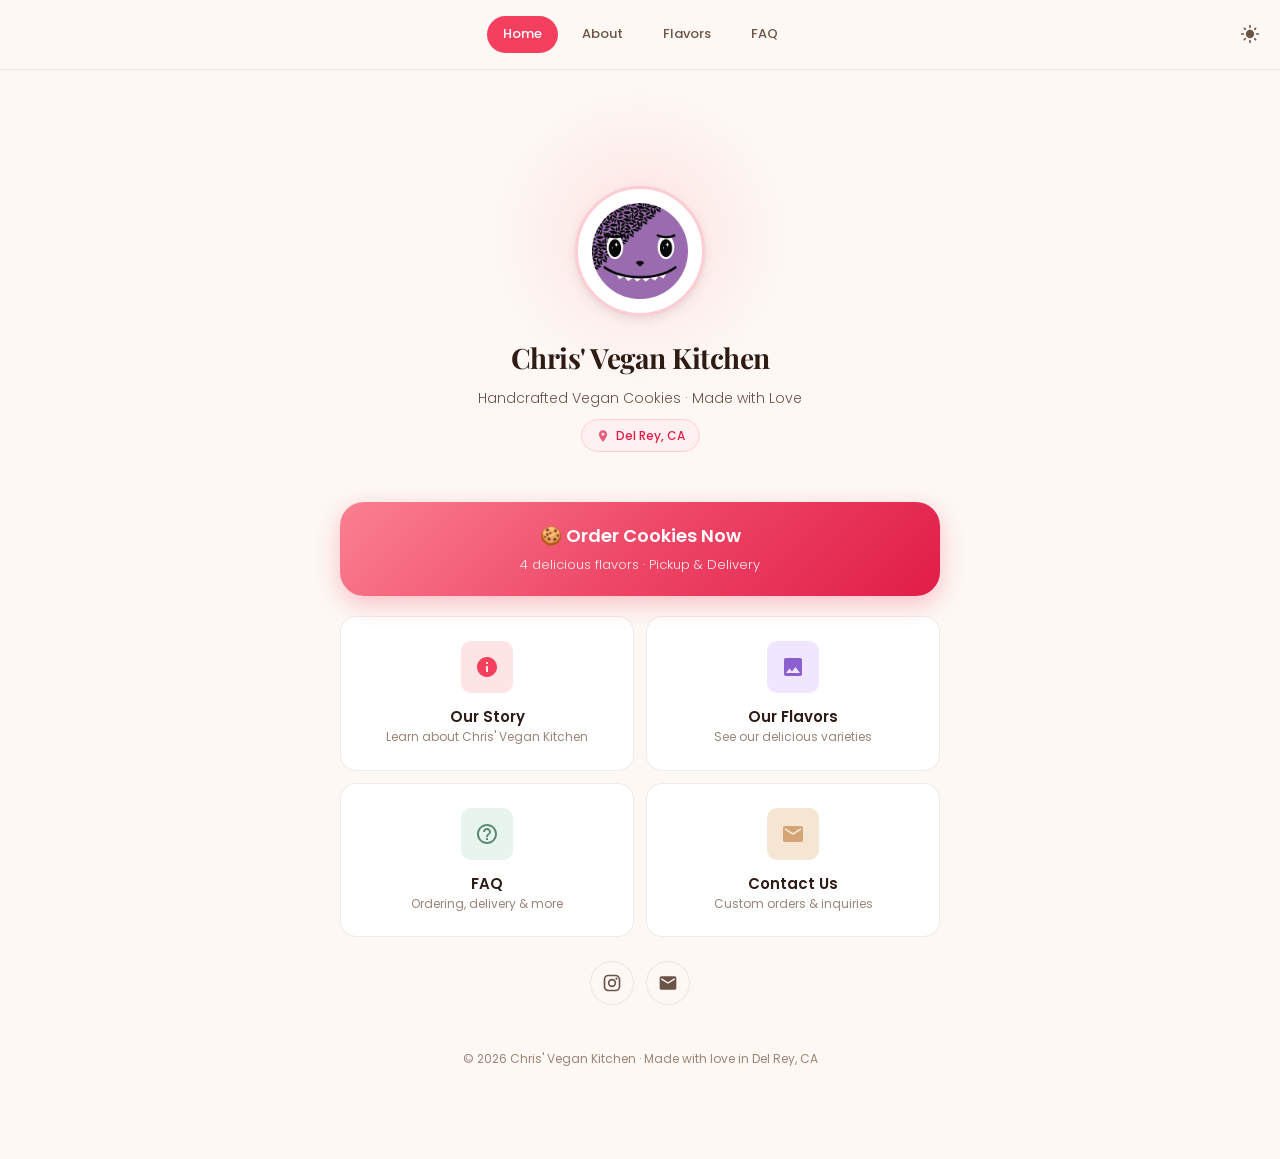
<file: index.html>
<!DOCTYPE html>
<html lang="en">
<head>
    <meta charset="UTF-8">
    <meta name="viewport" content="width=device-width, initial-scale=1.0">
    <link rel="icon" type="image/x-icon" href="images/UBSCookie.ico">
    <meta name="description" content="Chris' Vegan Kitchen - Handcrafted vegan cookies made with love in Del Rey. Order online for pickup or delivery.">
    <title>Chris' Vegan Kitchen | Handcrafted Vegan Cookies</title>
    <link rel="preconnect" href="https://fonts.googleapis.com">
    <link rel="preconnect" href="https://fonts.gstatic.com" crossorigin>
    <link href="https://fonts.googleapis.com/css2?family=Poppins:wght@300;400;500;600;700&family=Playfair+Display:wght@600;700&display=swap" rel="stylesheet">
    <link rel="stylesheet" href="css/styles.css">
</head>
<body>
    <!-- Sticky Navigation (moved outside container so it sticks to viewport) -->
    <nav class="sticky-nav">
        <a href="index.html" class="active">Home</a>
        <a href="about.html">About</a>
        <a href="flavors.html">Flavors</a>
        <a href="faq.html">FAQ</a>
        <button class="dark-toggle" aria-label="Toggle dark mode" aria-pressed="false">
            <svg class="icon-sun" viewBox="0 0 24 24" fill="currentColor">
                <path d="M12 7c-2.76 0-5 2.24-5 5s2.24 5 5 5 5-2.24 5-5-2.24-5-5-5zM2 13h2c.55 0 1-.45 1-1s-.45-1-1-1H2c-.55 0-1 .45-1 1s.45 1 1 1zm18 0h2c.55 0 1-.45 1-1s-.45-1-1-1h-2c-.55 0-1 .45-1 1s.45 1 1 1zM11 2v2c0 .55.45 1 1 1s1-.45 1-1V2c0-.55-.45-1-1-1s-1 .45-1 1zm0 18v2c0 .55.45 1 1 1s1-.45 1-1v-2c0-.55-.45-1-1-1s-1 .45-1 1zM5.99 4.58a.996.996 0 0 0-1.41 0 .996.996 0 0 0 0 1.41l1.06 1.06c.39.39 1.03.39 1.41 0s.39-1.03 0-1.41L5.99 4.58zm12.37 12.37a.996.996 0 0 0-1.41 0 .996.996 0 0 0 0 1.41l1.06 1.06c.39.39 1.03.39 1.41 0a.996.996 0 0 0 0-1.41l-1.06-1.06zm1.06-10.96a.996.996 0 0 0 0-1.41.996.996 0 0 0-1.41 0l-1.06 1.06c-.39.39-.39 1.03 0 1.41s1.03.39 1.41 0l1.06-1.06zM7.05 18.36a.996.996 0 0 0 0-1.41.996.996 0 0 0-1.41 0l-1.06 1.06c-.39.39-.39 1.03 0 1.41s1.03.39 1.41 0l1.06-1.06z"/>
            </svg>
            <svg class="icon-moon" viewBox="0 0 24 24" fill="currentColor">
                <path d="M12 3c-4.97 0-9 4.03-9 9s4.03 9 9 9 9-4.03 9-9c0-.46-.04-.92-.1-1.36a5.389 5.389 0 0 1-4.4 2.26 5.403 5.403 0 0 1-3.14-9.8c-.44-.06-.9-.1-1.36-.1z"/>
            </svg>
        </button>
    </nav>

    <div class="container">

        <!-- Floating Order Button (mobile) -->
        <a href="https://www.jotform.com/form/252866274563164" target="_blank" class="floating-order-btn">
            🍪 Order Now
        </a>

        <!-- Header / Hero -->
        <header class="site-header">
            <div class="logo-circle">
                <img src="images/UBSCookie.png" alt="Chris' Vegan Kitchen Logo">
            </div>
            <h1>Chris' Vegan Kitchen</h1>
            <p class="tagline">Handcrafted Vegan Cookies · Made with Love</p>
            <div class="location-badge">
                <svg width="14" height="14" viewBox="0 0 24 24" fill="currentColor">
                    <path d="M12 2C8.13 2 5 5.13 5 9c0 5.25 7 13 7 13s7-7.75 7-13c0-3.87-3.13-7-7-7zm0 9.5c-1.38 0-2.5-1.12-2.5-2.5s1.12-2.5 2.5-2.5 2.5 1.12 2.5 2.5-1.12 2.5-2.5 2.5z"/>
                </svg>
                Del Rey, CA
            </div>
        </header>

        <!-- Hero CTA -->
        <div class="hero-cta">
            <a href="https://www.jotform.com/form/252866274563164" target="_blank">
                🍪 Order Cookies Now
                <span class="cta-sub">4 delicious flavors · Pickup & Delivery</span>
            </a>
        </div>

        <!-- Quick Links -->
        <div class="quick-links">
            <a href="about.html" class="quick-link">
                <div class="icon-wrapper pink">
                    <svg width="24" height="24" viewBox="0 0 24 24" fill="currentColor">
                        <path d="M12 2C6.48 2 2 6.48 2 12s4.48 10 10 10 10-4.48 10-10S17.52 2 12 2zm1 15h-2v-6h2v6zm0-8h-2V7h2v2z"/>
                    </svg>
                </div>
                <div>
                    <h3>Our Story</h3>
                    <p>Learn about Chris' Vegan Kitchen</p>
                </div>
            </a>

            <a href="flavors.html" class="quick-link">
                <div class="icon-wrapper purple">
                    <svg width="24" height="24" viewBox="0 0 24 24" fill="currentColor">
                        <path d="M21 19V5c0-1.1-.9-2-2-2H5c-1.1 0-2 .9-2 2v14c0 1.1.9 2 2 2h14c1.1 0 2-.9 2-2zM8.5 13.5l2.5 3.01L14.5 12l4.5 6H5l3.5-4.5z"/>
                    </svg>
                </div>
                <div>
                    <h3>Our Flavors</h3>
                    <p>See our delicious varieties</p>
                </div>
            </a>

            <a href="faq.html" class="quick-link">
                <div class="icon-wrapper green">
                    <svg width="24" height="24" viewBox="0 0 24 24" fill="currentColor">
                        <path d="M11 18h2v-2h-2v2zm1-16C6.48 2 2 6.48 2 12s4.48 10 10 10 10-4.48 10-10S17.52 2 12 2zm0 18c-4.41 0-8-3.59-8-8s3.59-8 8-8 8 3.59 8 8-3.59 8-8 8zm0-14c-2.21 0-4 1.79-4 4h2c0-1.1.9-2 2-2s2 .9 2 2c0 2-3 1.75-3 5h2c0-2.25 3-2.5 3-5 0-2.21-1.79-4-4-4z"/>
                    </svg>
                </div>
                <div>
                    <h3>FAQ</h3>
                    <p>Ordering, delivery & more</p>
                </div>
            </a>

            <a href="mailto:hello@chrisvegankitchen.com" class="quick-link">
                <div class="icon-wrapper gold">
                    <svg width="24" height="24" viewBox="0 0 24 24" fill="currentColor">
                        <path d="M20 4H4c-1.1 0-1.99.9-1.99 2L2 18c0 1.1.9 2 2 2h16c1.1 0 2-.9 2-2V6c0-1.1-.9-2-2-2zm0 4-8 5-8-5V6l8 5 8-5v2z"/>
                    </svg>
                </div>
                <div>
                    <h3>Contact Us</h3>
                    <p>Custom orders & inquiries</p>
                </div>
            </a>
        </div>

        <!-- Social Links -->
        <div class="social-links">
            <a href="https://instagram.com/chris24michel" class="social-link" target="_blank" aria-label="Instagram">
                <svg width="20" height="20" viewBox="0 0 24 24" fill="currentColor">
                    <path d="M7.8 2h8.4C19.4 2 22 4.6 22 7.8v8.4a5.8 5.8 0 0 1-5.8 5.8H7.8C4.6 22 2 19.4 2 16.2V7.8A5.8 5.8 0 0 1 7.8 2m-.2 2A3.6 3.6 0 0 0 4 7.6v8.8C4 18.39 5.61 20 7.6 20h8.8a3.6 3.6 0 0 0 3.6-3.6V7.6C20 5.61 18.39 4 16.4 4H7.6m9.65 1.5a1.25 1.25 0 0 1 1.25 1.25A1.25 1.25 0 0 1 17.25 8 1.25 1.25 0 0 1 16 6.75a1.25 1.25 0 0 1 1.25-1.25M12 7a5 5 0 0 1 5 5 5 5 0 0 1-5 5 5 5 0 0 1-5-5 5 5 0 0 1 5-5m0 2a3 3 0 0 0-3 3 3 3 0 0 0 3 3 3 3 0 0 0 3-3 3 3 0 0 0-3-3z"/>
                </svg>
            </a>
            <a href="mailto:hello@chrisvegankitchen.com" class="social-link" aria-label="Email">
                <svg width="20" height="20" viewBox="0 0 24 24" fill="currentColor">
                    <path d="M20 4H4c-1.1 0-1.99.9-1.99 2L2 18c0 1.1.9 2 2 2h16c1.1 0 2-.9 2-2V6c0-1.1-.9-2-2-2zm0 4-8 5-8-5V6l8 5 8-5v2z"/>
                </svg>
            </a>
        </div>

        <!-- Footer -->
        <footer class="footer">
            <p>© 2026 Chris' Vegan Kitchen · Made with love in Del Rey, CA</p>
        </footer>

    </div>

    <script src="js/main.js"></script>
</body>
</html>
</file>
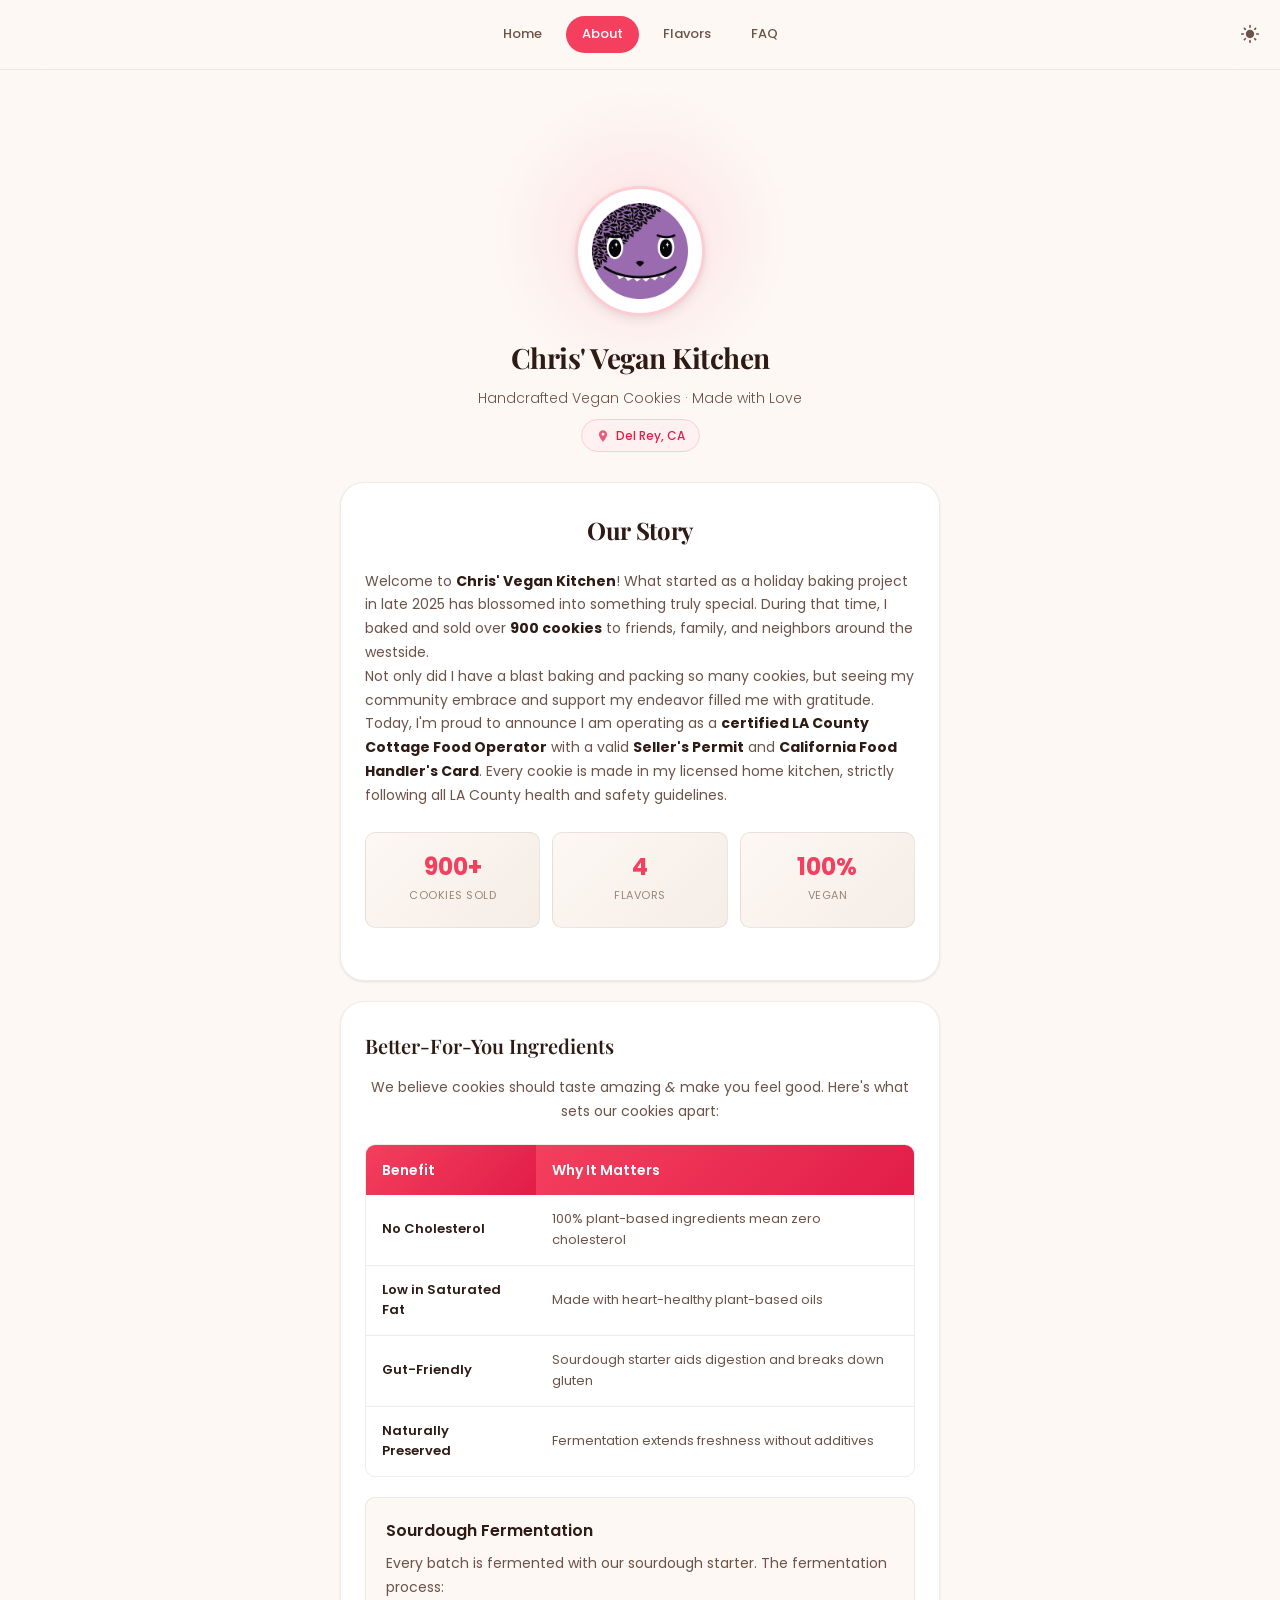
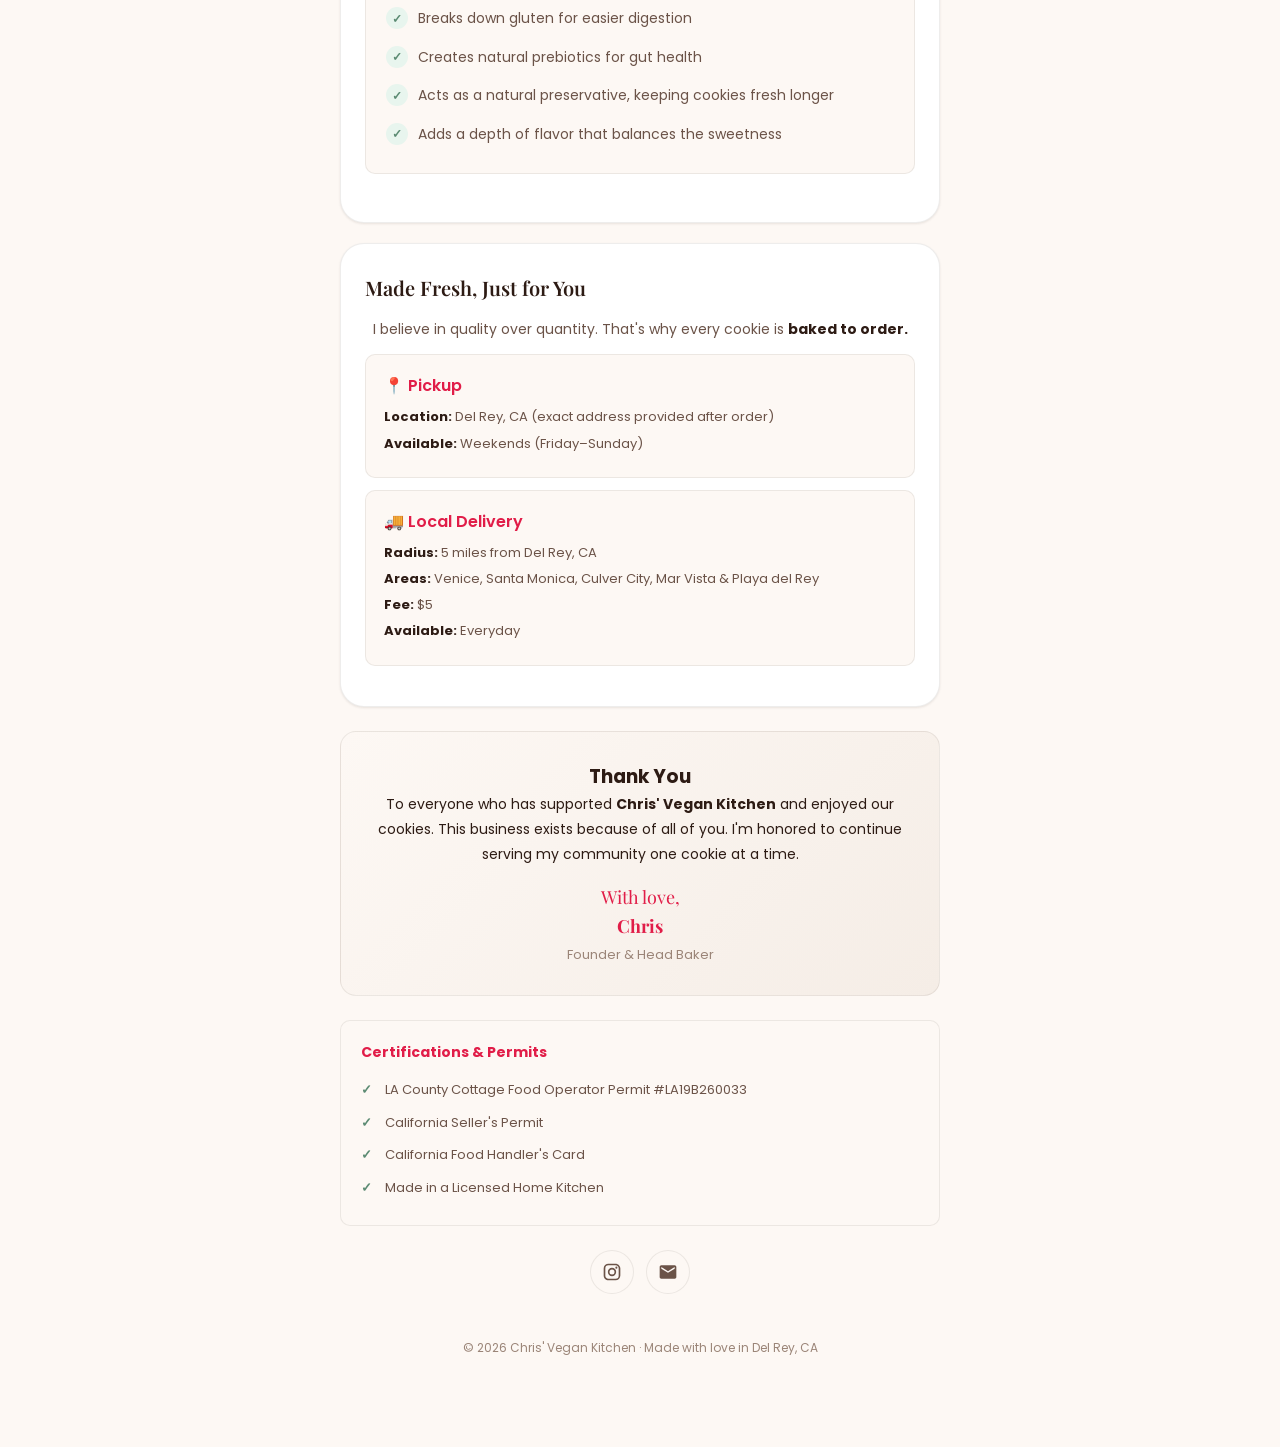
<file: about.html>
<!DOCTYPE html>
<html lang="en">
<head>
    <meta charset="UTF-8">
    <meta name="viewport" content="width=device-width, initial-scale=1.0">
    <link rel="icon" type="image/x-icon" href="images/UBSCookie.ico">
    <meta name="description" content="Learn about Chris' Vegan Kitchen - Our story and mission">
    <title>About Us | Chris' Vegan Kitchen</title>
    <link rel="preconnect" href="https://fonts.googleapis.com">
    <link rel="preconnect" href="https://fonts.gstatic.com" crossorigin>
    <link href="https://fonts.googleapis.com/css2?family=Poppins:wght@300;400;500;600;700&family=Playfair+Display:wght@600;700&display=swap" rel="stylesheet">
    <link rel="stylesheet" href="css/styles.css">
</head>
<body>
    <!-- Sticky Navigation (moved outside container so it sticks to viewport) -->
    <nav class="sticky-nav">
        <a href="index.html">Home</a>
        <a href="about.html" class="active">About</a>
        <a href="flavors.html">Flavors</a>
        <a href="faq.html">FAQ</a>
        <button class="dark-toggle" aria-label="Toggle dark mode" aria-pressed="false">
            <svg class="icon-sun" viewBox="0 0 24 24" fill="currentColor">
                <path d="M12 7c-2.76 0-5 2.24-5 5s2.24 5 5 5 5-2.24 5-5-2.24-5-5-5zM2 13h2c.55 0 1-.45 1-1s-.45-1-1-1H2c-.55 0-1 .45-1 1s.45 1 1 1zm18 0h2c.55 0 1-.45 1-1s-.45-1-1-1h-2c-.55 0-1 .45-1 1s.45 1 1 1zM11 2v2c0 .55.45 1 1 1s1-.45 1-1V2c0-.55-.45-1-1-1s-1 .45-1 1zm0 18v2c0 .55.45 1 1 1s1-.45 1-1v-2c0-.55-.45-1-1-1s-1 .45-1 1zM5.99 4.58a.996.996 0 0 0-1.41 0 .996.996 0 0 0 0 1.41l1.06 1.06c.39.39 1.03.39 1.41 0s.39-1.03 0-1.41L5.99 4.58zm12.37 12.37a.996.996 0 0 0-1.41 0 .996.996 0 0 0 0 1.41l1.06 1.06c.39.39 1.03.39 1.41 0a.996.996 0 0 0 0-1.41l-1.06-1.06zm1.06-10.96a.996.996 0 0 0 0-1.41.996.996 0 0 0-1.41 0l-1.06 1.06c-.39.39-.39 1.03 0 1.41s1.03.39 1.41 0l1.06-1.06zM7.05 18.36a.996.996 0 0 0 0-1.41.996.996 0 0 0-1.41 0l-1.06 1.06c-.39.39-.39 1.03 0 1.41s1.03.39 1.41 0l1.06-1.06z"/>
            </svg>
            <svg class="icon-moon" viewBox="0 0 24 24" fill="currentColor">
                <path d="M12 3c-4.97 0-9 4.03-9 9s4.03 9 9 9 9-4.03 9-9c0-.46-.04-.92-.1-1.36a5.389 5.389 0 0 1-4.4 2.26 5.403 5.403 0 0 1-3.14-9.8c-.44-.06-.9-.1-1.36-.1z"/>
            </svg>
        </button>
    </nav>

    <div class="container">

        <!-- Floating Order Button -->
        <a href="https://www.jotform.com/form/252866274563164" target="_blank" class="floating-order-btn">
            🍪 Order Now
        </a>

        <!-- Header -->
        <header class="site-header">
            <div class="logo-circle">
                <img src="images/UBSCookie.png" alt="Chris' Vegan Kitchen Logo">
            </div>
            <h1>Chris' Vegan Kitchen</h1>
            <p class="tagline">Handcrafted Vegan Cookies · Made with Love</p>
            <div class="location-badge">
                <svg width="14" height="14" viewBox="0 0 24 24" fill="currentColor">
                    <path d="M12 2C8.13 2 5 5.13 5 9c0 5.25 7 13 7 13s7-7.75 7-13c0-3.87-3.13-7-7-7zm0 9.5c-1.38 0-2.5-1.12-2.5-2.5s1.12-2.5 2.5-2.5 2.5 1.12 2.5 2.5-1.12 2.5-2.5 2.5z"/>
                </svg>
                Del Rey, CA
            </div>
        </header>

        <!-- About Content -->
        <section class="content-section reveal">
            <h2>Our Story</h2>

            <p>
                Welcome to <strong>Chris' Vegan Kitchen</strong>! What started as a holiday baking project in late 2025 has blossomed into something truly special. During that time, I baked and sold over <strong>900 cookies</strong> to friends, family, and neighbors around the westside.
            </p>

            <p>
                Not only did I have a blast baking and packing so many cookies, but seeing my community embrace and support my endeavor filled me with gratitude.
            </p>

            <p>
                Today, I'm proud to announce I am operating as a <strong>certified LA County Cottage Food Operator</strong> with a valid <strong>Seller's Permit</strong> and <strong>California Food Handler's Card</strong>. Every cookie is made in my licensed home kitchen, strictly following all LA County health and safety guidelines.
            </p>

            <div class="stats-grid">
                <div class="stat-item">
                    <span class="stat-number">900+</span>
                    <span class="stat-label">Cookies Sold</span>
                </div>
                <div class="stat-item">
                    <span class="stat-number">4</span>
                    <span class="stat-label">Flavors</span>
                </div>
                <div class="stat-item">
                    <span class="stat-number">100%</span>
                    <span class="stat-label">Vegan</span>
                </div>
            </div>
        </section>

        <!-- Health Benefits -->
        <section class="content-section reveal">
            <h3>Better-For-You Ingredients</h3>
            <p style="text-align: center;">
                We believe cookies should taste amazing <em>&amp;</em> make you feel good. Here's what sets our cookies apart:
            </p>

            <table class="benefits-table">
                <thead>
                    <tr>
                        <th>Benefit</th>
                        <th>Why It Matters</th>
                    </tr>
                </thead>
                <tbody>
                    <tr>
                        <td>No Cholesterol</td>
                        <td>100% plant-based ingredients mean zero cholesterol</td>
                    </tr>
                    <tr>
                        <td>Low in Saturated Fat</td>
                        <td>Made with heart-healthy plant-based oils</td>
                    </tr>
                    <tr>
                        <td>Gut-Friendly</td>
                        <td>Sourdough starter aids digestion and breaks down gluten</td>
                    </tr>
                    <tr>
                        <td>Naturally Preserved</td>
                        <td>Fermentation extends freshness without additives</td>
                    </tr>
                </tbody>
            </table>

            <div class="sourdough-section">
                <h4>Sourdough Fermentation</h4>
                <p>Every batch is fermented with our sourdough starter. The fermentation process:</p>
                <ul>
                    <li>Breaks down gluten for easier digestion</li>
                    <li>Creates natural prebiotics for gut health</li>
                    <li>Acts as a natural preservative, keeping cookies fresh longer</li>
                    <li>Adds a depth of flavor that balances the sweetness</li>
                </ul>
            </div>
        </section>

        <!-- Delivery Options -->
        <section class="content-section reveal">
            <h3>Made Fresh, Just for You</h3>
            <p style="text-align: center;">
                I believe in quality over quantity. That's why every cookie is <strong>baked to order.</strong>
            </p>

            <div class="delivery-option">
                <h4>📍 Pickup</h4>
                <p><strong>Location:</strong> Del Rey, CA (exact address provided after order)</p>
                <p><strong>Available:</strong> Weekends (Friday–Sunday)</p>
            </div>

            <div class="delivery-option">
                <h4>🚚 Local Delivery</h4>
                <p><strong>Radius:</strong> 5 miles from Del Rey, CA</p>
                <p><strong>Areas:</strong> Venice, Santa Monica, Culver City, Mar Vista & Playa del Rey</p>
                <p><strong>Fee:</strong> $5</p>
                <p><strong>Available:</strong> Everyday</p>
            </div>
        </section>

        <!-- Thank You -->
        <section class="thank-you-section reveal">
            <h3>Thank You</h3>
            <p>
                To everyone who has supported <strong>Chris' Vegan Kitchen</strong> and enjoyed our cookies. This business exists because of all of you. I'm honored to continue serving my community one cookie at a time.
            </p>
            <div class="signature">
                With love,<br>
                <strong>Chris</strong><br>
                <span>Founder & Head Baker</span>
            </div>
        </section>

        <!-- Certifications -->
        <section class="certifications reveal">
            <strong>Certifications & Permits</strong>
            <ul>
                <li>LA County Cottage Food Operator Permit #LA19B260033</li>
                <li>California Seller's Permit</li>
                <li>California Food Handler's Card</li>
                <li>Made in a Licensed Home Kitchen</li>
            </ul>
        </section>

        <!-- Social Links -->
        <div class="social-links">
            <a href="https://instagram.com/chris24michel" class="social-link" target="_blank" aria-label="Instagram">
                <svg width="20" height="20" viewBox="0 0 24 24" fill="currentColor">
                    <path d="M7.8 2h8.4C19.4 2 22 4.6 22 7.8v8.4a5.8 5.8 0 0 1-5.8 5.8H7.8C4.6 22 2 19.4 2 16.2V7.8A5.8 5.8 0 0 1 7.8 2m-.2 2A3.6 3.6 0 0 0 4 7.6v8.8C4 18.39 5.61 20 7.6 20h8.8a3.6 3.6 0 0 0 3.6-3.6V7.6C20 5.61 18.39 4 16.4 4H7.6m9.65 1.5a1.25 1.25 0 0 1 1.25 1.25A1.25 1.25 0 0 1 17.25 8 1.25 1.25 0 0 1 16 6.75a1.25 1.25 0 0 1 1.25-1.25M12 7a5 5 0 0 1 5 5 5 5 0 0 1-5 5 5 5 0 0 1-5-5 5 5 0 0 1 5-5m0 2a3 3 0 0 0-3 3 3 3 0 0 0 3 3 3 3 0 0 0 3-3 3 3 0 0 0-3-3z"/>
                </svg>
            </a>
            <a href="mailto:hello@chrisvegankitchen.com" class="social-link" aria-label="Email">
                <svg width="20" height="20" viewBox="0 0 24 24" fill="currentColor">
                    <path d="M20 4H4c-1.1 0-1.99.9-1.99 2L2 18c0 1.1.9 2 2 2h16c1.1 0 2-.9 2-2V6c0-1.1-.9-2-2-2zm0 4-8 5-8-5V6l8 5 8-5v2z"/>
                </svg>
            </a>
        </div>

        <!-- Footer -->
        <footer class="footer">
            <p>© 2026 Chris' Vegan Kitchen · Made with love in Del Rey, CA</p>
        </footer>

    </div>

    <script src="js/main.js"></script>
</body>
</html>
</file>
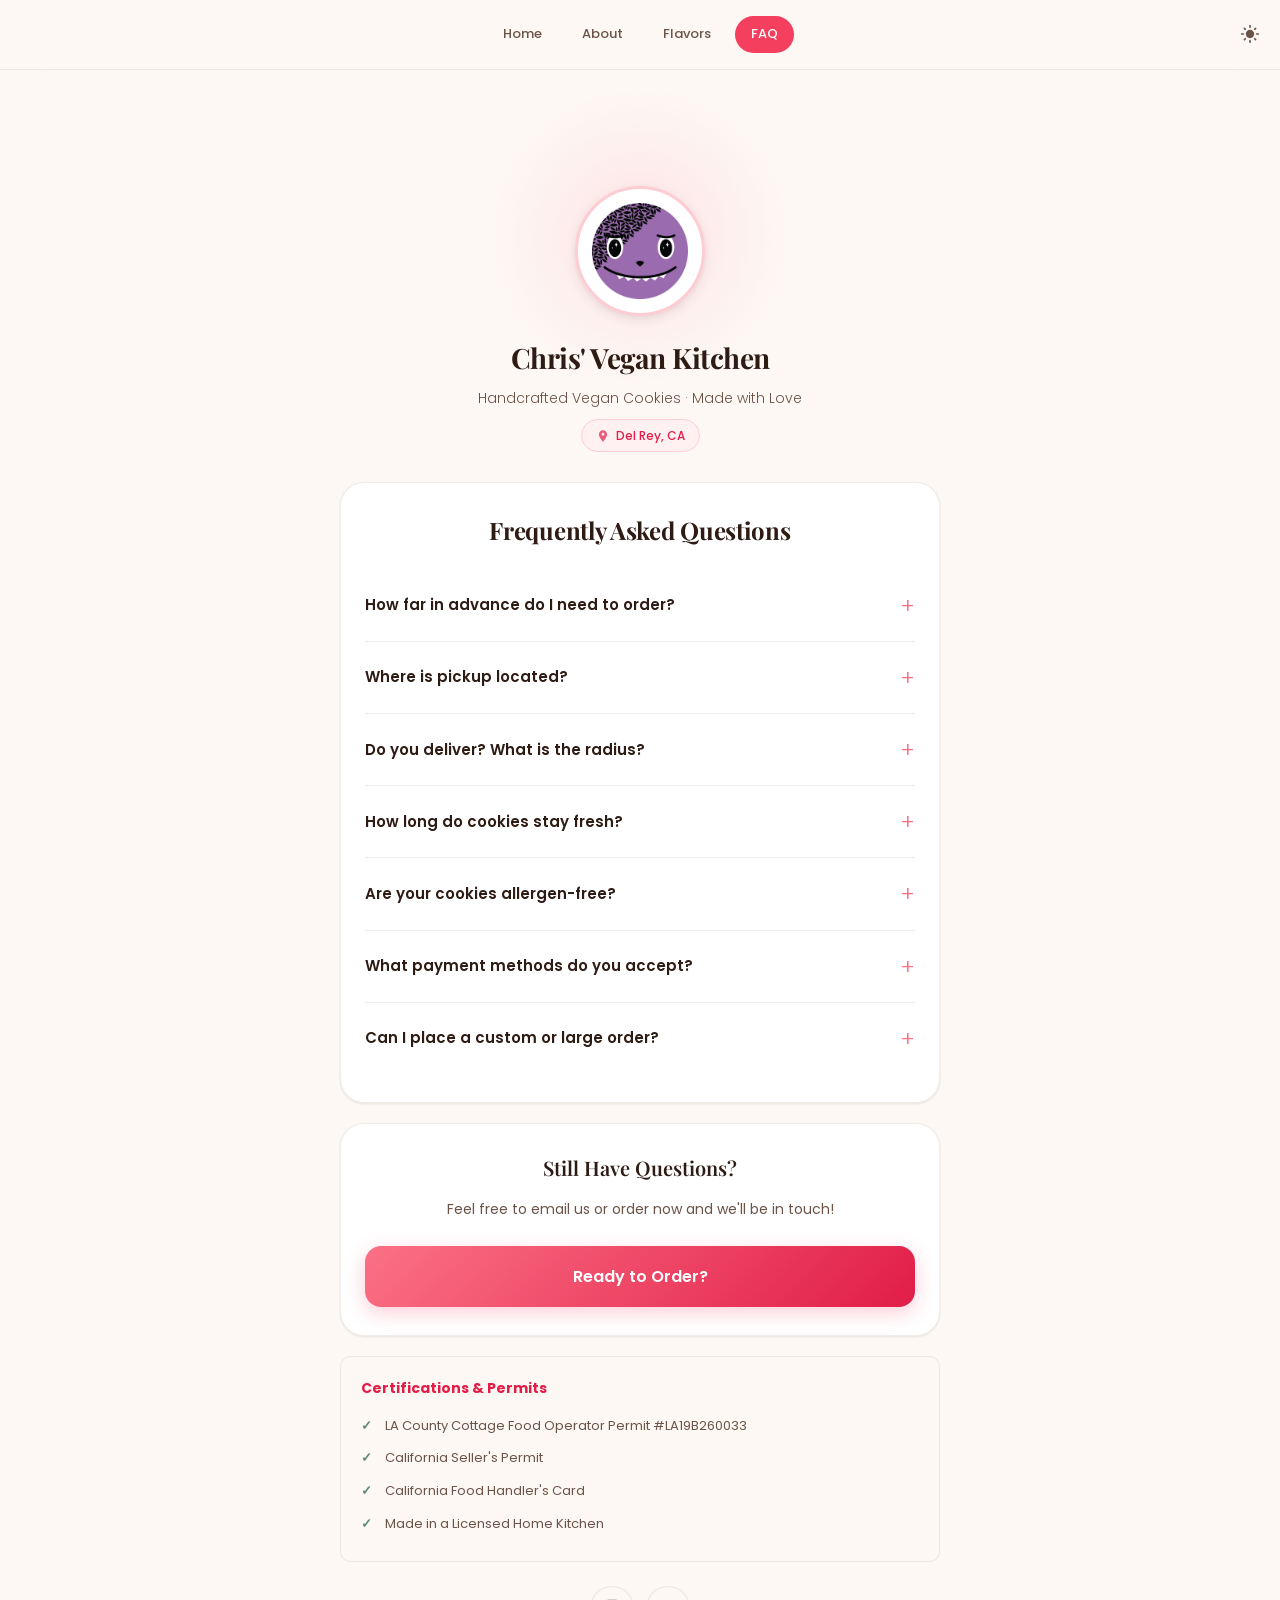
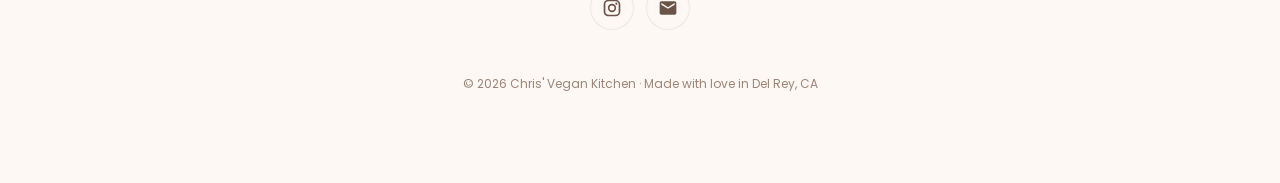
<file: faq.html>
<!DOCTYPE html>
<html lang="en">
<head>
    <meta charset="UTF-8">
    <meta name="viewport" content="width=device-width, initial-scale=1.0">
    <link rel="icon" type="image/x-icon" href="images/UBSCookie.ico">
    <meta name="description" content="Frequently asked questions about ordering, delivery, and our cookies">
    <title>FAQ | Chris' Vegan Kitchen</title>
    <link rel="preconnect" href="https://fonts.googleapis.com">
    <link rel="preconnect" href="https://fonts.gstatic.com" crossorigin>
    <link href="https://fonts.googleapis.com/css2?family=Poppins:wght@300;400;500;600;700&family=Playfair+Display:wght@600;700&display=swap" rel="stylesheet">
    <link rel="stylesheet" href="css/styles.css">
</head>
<body>
    <!-- Sticky Navigation (moved outside container so it sticks to viewport) -->
    <nav class="sticky-nav">
        <a href="index.html">Home</a>
        <a href="about.html">About</a>
        <a href="flavors.html">Flavors</a>
        <a href="faq.html" class="active">FAQ</a>
        <button class="dark-toggle" aria-label="Toggle dark mode" aria-pressed="false">
            <svg class="icon-sun" viewBox="0 0 24 24" fill="currentColor">
                <path d="M12 7c-2.76 0-5 2.24-5 5s2.24 5 5 5 5-2.24 5-5-2.24-5-5-5zM2 13h2c.55 0 1-.45 1-1s-.45-1-1-1H2c-.55 0-1 .45-1 1s.45 1 1 1zm18 0h2c.55 0 1-.45 1-1s-.45-1-1-1h-2c-.55 0-1 .45-1 1s.45 1 1 1zM11 2v2c0 .55.45 1 1 1s1-.45 1-1V2c0-.55-.45-1-1-1s-1 .45-1 1zm0 18v2c0 .55.45 1 1 1s1-.45 1-1v-2c0-.55-.45-1-1-1s-1 .45-1 1zM5.99 4.58a.996.996 0 0 0-1.41 0 .996.996 0 0 0 0 1.41l1.06 1.06c.39.39 1.03.39 1.41 0s.39-1.03 0-1.41L5.99 4.58zm12.37 12.37a.996.996 0 0 0-1.41 0 .996.996 0 0 0 0 1.41l1.06 1.06c.39.39 1.03.39 1.41 0a.996.996 0 0 0 0-1.41l-1.06-1.06zm1.06-10.96a.996.996 0 0 0 0-1.41.996.996 0 0 0-1.41 0l-1.06 1.06c-.39.39-.39 1.03 0 1.41s1.03.39 1.41 0l1.06-1.06zM7.05 18.36a.996.996 0 0 0 0-1.41.996.996 0 0 0-1.41 0l-1.06 1.06c-.39.39-.39 1.03 0 1.41s1.03.39 1.41 0l1.06-1.06z"/>
            </svg>
            <svg class="icon-moon" viewBox="0 0 24 24" fill="currentColor">
                <path d="M12 3c-4.97 0-9 4.03-9 9s4.03 9 9 9 9-4.03 9-9c0-.46-.04-.92-.1-1.36a5.389 5.389 0 0 1-4.4 2.26 5.403 5.403 0 0 1-3.14-9.8c-.44-.06-.9-.1-1.36-.1z"/>
            </svg>
        </button>
    </nav>

    <div class="container">

        <!-- Floating Order Button -->
        <a href="https://www.jotform.com/form/252866274563164" target="_blank" class="floating-order-btn">
            🍪 Order Now
        </a>

        <!-- Header -->
        <header class="site-header">
            <div class="logo-circle">
                <img src="images/UBSCookie.png" alt="Chris' Vegan Kitchen Logo">
            </div>
            <h1>Chris' Vegan Kitchen</h1>
            <p class="tagline">Handcrafted Vegan Cookies · Made with Love</p>
            <div class="location-badge">
                <svg width="14" height="14" viewBox="0 0 24 24" fill="currentColor">
                    <path d="M12 2C8.13 2 5 5.13 5 9c0 5.25 7 13 7 13s7-7.75 7-13c0-3.87-3.13-7-7-7zm0 9.5c-1.38 0-2.5-1.12-2.5-2.5s1.12-2.5 2.5-2.5 2.5 1.12 2.5 2.5-1.12 2.5-2.5 2.5z"/>
                </svg>
                Del Rey, CA
            </div>
        </header>

        <!-- FAQ Content -->
        <section class="content-section reveal">
            <h2>Frequently Asked Questions</h2>

            <div class="faq-item">
                <div class="faq-question">
                    <span>How far in advance do I need to order?</span>
                </div>
                <div class="faq-answer">
                    <p>Orders must be placed at least <strong>5 days in advance</strong>. This gives us time to bake your cookies fresh with our sourdough fermentation process.</p>
                </div>
            </div>

            <div class="faq-item">
                <div class="faq-question">
                    <span>Where is pickup located?</span>
                </div>
                <div class="faq-answer">
                    <p>Pickup is located in <strong>Del Rey, CA</strong>. The exact address will be provided in your order confirmation email after you place your order.</p>
                </div>
            </div>

            <div class="faq-item">
                <div class="faq-question">
                    <span>Do you deliver? What is the radius?</span>
                </div>
                <div class="faq-answer">
                    <p>Yes! We deliver within a <strong>5-mile radius</strong> of Del Rey, CA. Delivery fee is $5. Service areas include Venice, Santa Monica, Culver City, Mar Vista, and Playa del Rey.</p>
                </div>
            </div>

            <div class="faq-item">
                <div class="faq-question">
                    <span>How long do cookies stay fresh?</span>
                </div>
                <div class="faq-answer">
                    <p>Cookies stay fresh for <strong>5–7 days</strong> at room temperature in an airtight container. You can also freeze them for up to 3 months. Just thaw at room temperature before enjoying!</p>
                </div>
            </div>

            <div class="faq-item">
                <div class="faq-question">
                    <span>Are your cookies allergen-free?</span>
                </div>
                <div class="faq-answer">
                    <p>All of our cookies contain <strong>Wheat & Soy</strong>. They are made in a home kitchen that may process other allergens. Please contact us if you have specific allergen concerns.</p>
                </div>
            </div>

            <div class="faq-item">
                <div class="faq-question">
                    <span>What payment methods do you accept?</span>
                </div>
                <div class="faq-answer">
                    <p>We accept <strong>Venmo, CashApp, and Zelle</strong>. Payment is due at the time of order confirmation. Payment instructions will be sent via email with your order confirmation.</p>
                </div>
            </div>

            <div class="faq-item">
                <div class="faq-question">
                    <span>Can I place a custom or large order?</span>
                </div>
                <div class="faq-answer">
                    <p>Yes! For orders over <strong>5 dozen</strong> or special requests, please contact us directly at <a href="mailto:hello@chrisvegankitchen.com" style="color: var(--pink-500); text-decoration: underline;">hello@chrisvegankitchen.com</a>. We'd love to work with you.</p>
                </div>
            </div>
        </section>

        <!-- Order CTA -->
        <section class="content-section reveal" style="text-align: center;">
            <h3>Still Have Questions?</h3>
            <p>Feel free to email us or order now and we'll be in touch!</p>
            <a href="https://www.jotform.com/form/252866274563164" target="_blank" class="cta-button">
                Ready to Order?
            </a>
        </section>

        <!-- Certifications -->
        <section class="certifications reveal">
            <strong>Certifications & Permits</strong>
            <ul>
                <li>LA County Cottage Food Operator Permit #LA19B260033</li>
                <li>California Seller's Permit</li>
                <li>California Food Handler's Card</li>
                <li>Made in a Licensed Home Kitchen</li>
            </ul>
        </section>

        <!-- Social Links -->
        <div class="social-links">
            <a href="https://instagram.com/chris24michel" class="social-link" target="_blank" aria-label="Instagram">
                <svg width="20" height="20" viewBox="0 0 24 24" fill="currentColor">
                    <path d="M7.8 2h8.4C19.4 2 22 4.6 22 7.8v8.4a5.8 5.8 0 0 1-5.8 5.8H7.8C4.6 22 2 19.4 2 16.2V7.8A5.8 5.8 0 0 1 7.8 2m-.2 2A3.6 3.6 0 0 0 4 7.6v8.8C4 18.39 5.61 20 7.6 20h8.8a3.6 3.6 0 0 0 3.6-3.6V7.6C20 5.61 18.39 4 16.4 4H7.6m9.65 1.5a1.25 1.25 0 0 1 1.25 1.25A1.25 1.25 0 0 1 17.25 8 1.25 1.25 0 0 1 16 6.75a1.25 1.25 0 0 1 1.25-1.25M12 7a5 5 0 0 1 5 5 5 5 0 0 1-5 5 5 5 0 0 1-5-5 5 5 0 0 1 5-5m0 2a3 3 0 0 0-3 3 3 3 0 0 0 3 3 3 3 0 0 0 3-3 3 3 0 0 0-3-3z"/>
                </svg>
            </a>
            <a href="mailto:hello@chrisvegankitchen.com" class="social-link" aria-label="Email">
                <svg width="20" height="20" viewBox="0 0 24 24" fill="currentColor">
                    <path d="M20 4H4c-1.1 0-1.99.9-1.99 2L2 18c0 1.1.9 2 2 2h16c1.1 0 2-.9 2-2V6c0-1.1-.9-2-2-2zm0 4-8 5-8-5V6l8 5 8-5v2z"/>
                </svg>
            </a>
        </div>

        <!-- Footer -->
        <footer class="footer">
            <p>© 2026 Chris' Vegan Kitchen · Made with love in Del Rey, CA</p>
        </footer>

    </div>

    <script src="js/main.js"></script>
</body>
</html>
</file>
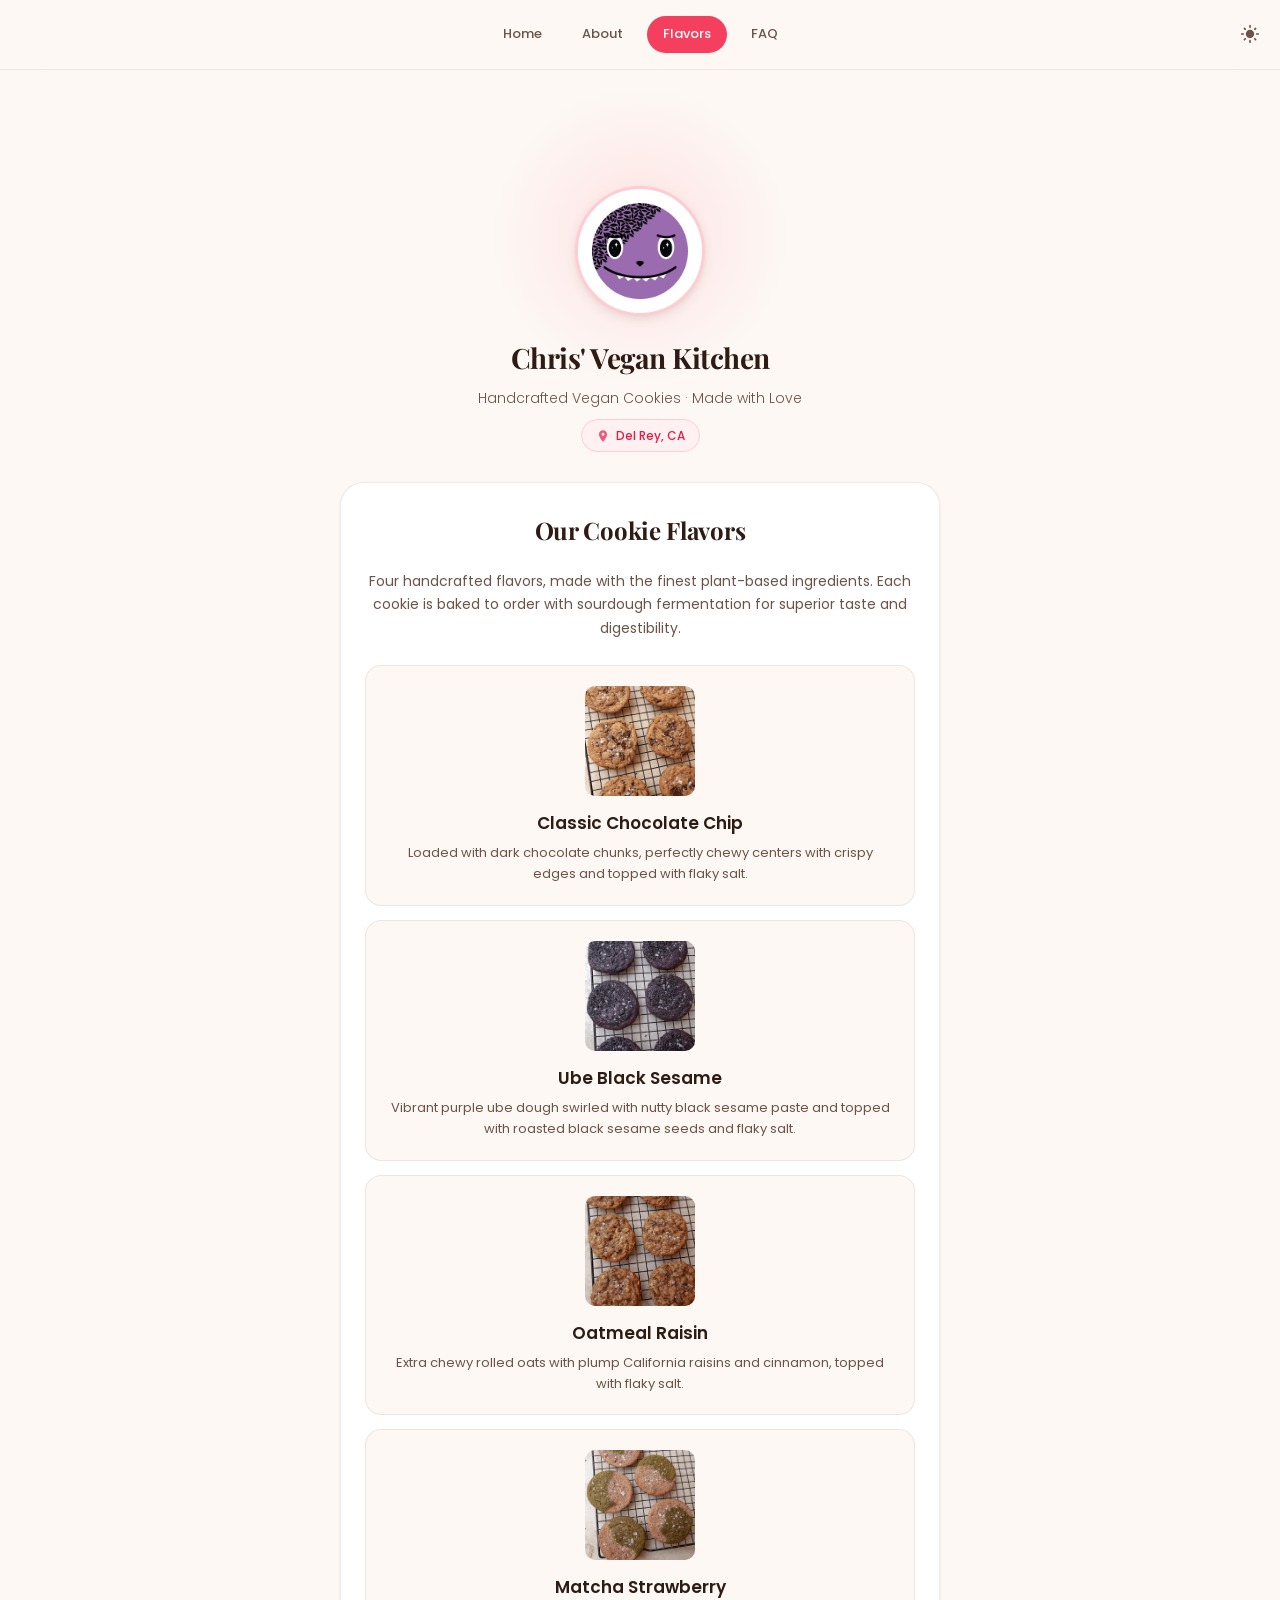
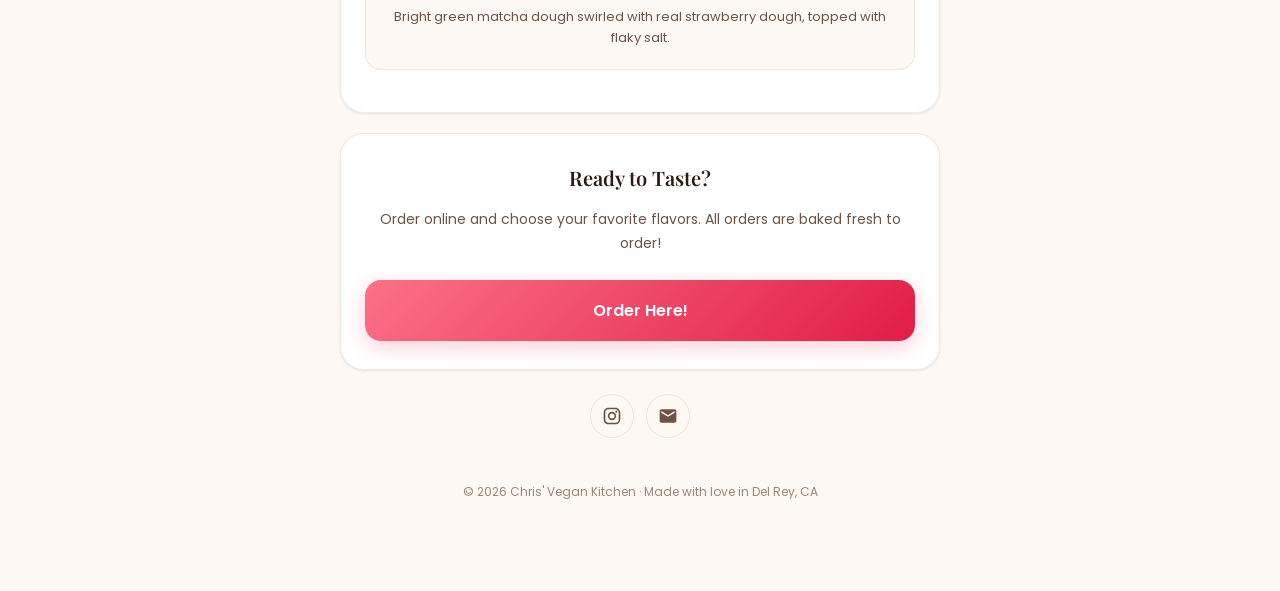
<file: flavors.html>
<!DOCTYPE html>
<html lang="en">
<head>
    <meta charset="UTF-8">
    <meta name="viewport" content="width=device-width, initial-scale=1.0">
    <link rel="icon" type="image/x-icon" href="images/UBSCookie.ico">
    <meta name="description" content="Explore our 4 delicious vegan cookie flavors">
    <title>Our Flavors | Chris' Vegan Kitchen</title>
    <link rel="preconnect" href="https://fonts.googleapis.com">
    <link rel="preconnect" href="https://fonts.gstatic.com" crossorigin>
    <link href="https://fonts.googleapis.com/css2?family=Poppins:wght@300;400;500;600;700&family=Playfair+Display:wght@600;700&display=swap" rel="stylesheet">
    <link rel="stylesheet" href="css/styles.css">
</head>
<body>
    <!-- Sticky Navigation (moved outside container so it sticks to viewport) -->
    <nav class="sticky-nav">
        <a href="index.html">Home</a>
        <a href="about.html">About</a>
        <a href="flavors.html" class="active">Flavors</a>
        <a href="faq.html">FAQ</a>
        <button class="dark-toggle" aria-label="Toggle dark mode" aria-pressed="false">
            <svg class="icon-sun" viewBox="0 0 24 24" fill="currentColor">
                <path d="M12 7c-2.76 0-5 2.24-5 5s2.24 5 5 5 5-2.24 5-5-2.24-5-5-5zM2 13h2c.55 0 1-.45 1-1s-.45-1-1-1H2c-.55 0-1 .45-1 1s.45 1 1 1zm18 0h2c.55 0 1-.45 1-1s-.45-1-1-1h-2c-.55 0-1 .45-1 1s.45 1 1 1zM11 2v2c0 .55.45 1 1 1s1-.45 1-1V2c0-.55-.45-1-1-1s-1 .45-1 1zm0 18v2c0 .55.45 1 1 1s1-.45 1-1v-2c0-.55-.45-1-1-1s-1 .45-1 1zM5.99 4.58a.996.996 0 0 0-1.41 0 .996.996 0 0 0 0 1.41l1.06 1.06c.39.39 1.03.39 1.41 0s.39-1.03 0-1.41L5.99 4.58zm12.37 12.37a.996.996 0 0 0-1.41 0 .996.996 0 0 0 0 1.41l1.06 1.06c.39.39 1.03.39 1.41 0a.996.996 0 0 0 0-1.41l-1.06-1.06zm1.06-10.96a.996.996 0 0 0 0-1.41.996.996 0 0 0-1.41 0l-1.06 1.06c-.39.39-.39 1.03 0 1.41s1.03.39 1.41 0l1.06-1.06zM7.05 18.36a.996.996 0 0 0 0-1.41.996.996 0 0 0-1.41 0l-1.06 1.06c-.39.39-.39 1.03 0 1.41s1.03.39 1.41 0l1.06-1.06z"/>
            </svg>
            <svg class="icon-moon" viewBox="0 0 24 24" fill="currentColor">
                <path d="M12 3c-4.97 0-9 4.03-9 9s4.03 9 9 9 9-4.03 9-9c0-.46-.04-.92-.1-1.36a5.389 5.389 0 0 1-4.4 2.26 5.403 5.403 0 0 1-3.14-9.8c-.44-.06-.9-.1-1.36-.1z"/>
            </svg>
        </button>
    </nav>

    <div class="container">

        <!-- Floating Order Button -->
        <a href="https://www.jotform.com/form/252866274563164" target="_blank" class="floating-order-btn">
            🍪 Order Now
        </a>

        <!-- Header -->
        <header class="site-header">
            <div class="logo-circle">
                <img src="images/UBSCookie.png" alt="Chris' Vegan Kitchen Logo">
            </div>
            <h1>Chris' Vegan Kitchen</h1>
            <p class="tagline">Handcrafted Vegan Cookies · Made with Love</p>
            <div class="location-badge">
                <svg width="14" height="14" viewBox="0 0 24 24" fill="currentColor">
                    <path d="M12 2C8.13 2 5 5.13 5 9c0 5.25 7 13 7 13s7-7.75 7-13c0-3.87-3.13-7-7-7zm0 9.5c-1.38 0-2.5-1.12-2.5-2.5s1.12-2.5 2.5-2.5 2.5 1.12 2.5 2.5-1.12 2.5-2.5 2.5z"/>
                </svg>
                Del Rey, CA
            </div>
        </header>

        <!-- Flavors Content -->
        <section class="content-section reveal">
            <h2>Our Cookie Flavors</h2>
            <p style="text-align: center; margin-bottom: 24px;">
                Four handcrafted flavors, made with the finest plant-based ingredients. Each cookie is baked to order with sourdough fermentation for superior taste and digestibility.
            </p>

            <div class="flavor-card">
                <img src="images/CCPic.png" alt="Chocolate Chip Cookie">
                <h4>Classic Chocolate Chip</h4>
                <p>Loaded with dark chocolate chunks, perfectly chewy centers with crispy edges and topped with flaky salt.</p>
            </div>

            <div class="flavor-card">
                <img src="images/UBSPic.png" alt="Ube Black Sesame Cookie">
                <h4>Ube Black Sesame</h4>
                <p>Vibrant purple ube dough swirled with nutty black sesame paste and topped with roasted black sesame seeds and flaky salt.</p>
            </div>

            <div class="flavor-card">
                <img src="images/ORPic.png" alt="Oatmeal Raisin Cookie">
                <h4>Oatmeal Raisin</h4>
                <p>Extra chewy rolled oats with plump California raisins and cinnamon, topped with flaky salt.</p>
            </div>

            <div class="flavor-card">
                <img src="images/MSPic.png" alt="Matcha Strawberry Cookie">
                <h4>Matcha Strawberry</h4>
                <p>Bright green matcha dough swirled with real strawberry dough, topped with flaky salt.</p>
            </div>
        </section>

        <!-- Order CTA -->
        <section class="content-section reveal" style="text-align: center;">
            <h3>Ready to Taste?</h3>
            <p>Order online and choose your favorite flavors. All orders are baked fresh to order!</p>
            <a href="https://www.jotform.com/form/252866274563164" target="_blank" class="cta-button">
                Order Here!
            </a>
        </section>

        <!-- Social Links -->
        <div class="social-links">
            <a href="https://instagram.com/chris24michel" class="social-link" target="_blank" aria-label="Instagram">
                <svg width="20" height="20" viewBox="0 0 24 24" fill="currentColor">
                    <path d="M7.8 2h8.4C19.4 2 22 4.6 22 7.8v8.4a5.8 5.8 0 0 1-5.8 5.8H7.8C4.6 22 2 19.4 2 16.2V7.8A5.8 5.8 0 0 1 7.8 2m-.2 2A3.6 3.6 0 0 0 4 7.6v8.8C4 18.39 5.61 20 7.6 20h8.8a3.6 3.6 0 0 0 3.6-3.6V7.6C20 5.61 18.39 4 16.4 4H7.6m9.65 1.5a1.25 1.25 0 0 1 1.25 1.25A1.25 1.25 0 0 1 17.25 8 1.25 1.25 0 0 1 16 6.75a1.25 1.25 0 0 1 1.25-1.25M12 7a5 5 0 0 1 5 5 5 5 0 0 1-5 5 5 5 0 0 1-5-5 5 5 0 0 1 5-5m0 2a3 3 0 0 0-3 3 3 3 0 0 0 3 3 3 3 0 0 0 3-3 3 3 0 0 0-3-3z"/>
                </svg>
            </a>
            <a href="mailto:hello@chrisvegankitchen.com" class="social-link" aria-label="Email">
                <svg width="20" height="20" viewBox="0 0 24 24" fill="currentColor">
                    <path d="M20 4H4c-1.1 0-1.99.9-1.99 2L2 18c0 1.1.9 2 2 2h16c1.1 0 2-.9 2-2V6c0-1.1-.9-2-2-2zm0 4-8 5-8-5V6l8 5 8-5v2z"/>
                </svg>
            </a>
        </div>

        <!-- Footer -->
        <footer class="footer">
            <p>© 2026 Chris' Vegan Kitchen · Made with love in Del Rey, CA</p>
        </footer>

    </div>

    <script src="js/main.js"></script>
</body>
</html>
</file>
<file: css/styles.css>
/* ============================================
   CHRIS' VEGAN KITCHEN - MODERN STYLESHEET
   Warm, inviting, bakery-inspired design
   ============================================ */

/* --- CSS Variables (Light Mode) --- */
:root {
    /* Palette - warm, earthy, bakery-inspired */
    --bg: #FDF8F4;
    --bg-alt: #F5EDE6;
    --surface: #FFFFFF;
    --surface-hover: #FFF9F5;

    /* Primary accent - warm terracotta/pink */
    --pink-50: #FFF1F2;
    --pink-100: #FFE4E6;
    --pink-200: #FECDD3;
    --pink-300: #FDA4AF;
    --pink-400: #FB7185;
    --pink-500: #F43F5E;
    --pink-600: #E11D48;
    --pink-700: #BE123C;

    /* Earthy neutrals */
    --text: #2D1B14;
    --text-muted: #6B5348;
    --text-light: #9B8578;
    --border: rgba(45, 27, 20, 0.08);
    --border-strong: rgba(45, 27, 20, 0.15);

    /* Accent colors */
    --gold: #D4A574;
    --gold-light: #F5E6D3;
    --green: #5B8A72;
    --green-light: #E8F5EE;
    --purple: #8B5FCF;
    --purple-light: #F0E6FF;

    /* Shadows - soft & modern */
    --shadow-sm: 0 1px 3px rgba(45, 27, 20, 0.06), 0 1px 2px rgba(45, 27, 20, 0.04);
    --shadow-md: 0 4px 12px rgba(45, 27, 20, 0.08), 0 2px 4px rgba(45, 27, 20, 0.04);
    --shadow-lg: 0 12px 36px rgba(45, 27, 20, 0.1), 0 4px 12px rgba(45, 27, 20, 0.05);
    --shadow-xl: 0 20px 60px rgba(45, 27, 20, 0.12), 0 8px 20px rgba(45, 27, 20, 0.06);

    /* Border radius */
    --radius-sm: 10px;
    --radius-md: 16px;
    --radius-lg: 24px;
    --radius-xl: 32px;
    --radius-full: 9999px;

    /* Spacing */
    --container: 480px;
    --gutter: 20px;

    /* Transitions */
    --ease: cubic-bezier(0.4, 0, 0.2, 1);
    --duration: 0.3s;
}

/* Manual dark mode override — redefine variables via html.dark-mode.
   The JS initDarkMode() handles system preference detection initially,
   and the .dark-mode class controls all dark/light mode switching. */
html.dark-mode {
    --bg: #1A1410;
    --bg-alt: #231C16;
    --surface: #261F19;
    --surface-hover: #2F261F;

    --pink-50: #2D1218;
    --pink-100: #3F1520;
    --pink-200: #551A2A;
    --pink-300: #E8637B;
    --pink-400: #F28AA0;
    --pink-500: #F43F5E;
    --pink-600: #FB7185;
    --pink-700: #F43F5E;

    --text: #F0E6D8;
    --text-muted: #B8A498;
    --text-light: #8A7668;
    --border: rgba(240, 230, 216, 0.08);
    --border-strong: rgba(240, 230, 216, 0.15);

    --gold: #E8C08A;
    --gold-light: #3D2E22;
    --green: #7CB89A;
    --green-light: #1A3328;
    --purple: #B08EE8;
    --purple-light: #2A1E3A;

    --shadow-sm: 0 1px 3px rgba(0, 0, 0, 0.2), 0 1px 2px rgba(0, 0, 0, 0.15);
    --shadow-md: 0 4px 12px rgba(0, 0, 0, 0.25), 0 2px 4px rgba(0, 0, 0, 0.15);
    --shadow-lg: 0 12px 36px rgba(0, 0, 0, 0.3), 0 4px 12px rgba(0, 0, 0, 0.2);
    --shadow-xl: 0 20px 60px rgba(0, 0, 0, 0.35), 0 8px 20px rgba(0, 0, 0, 0.2);
}

/* === Explicit dark-mode overrides for every page section ===
    These guarantee colors update regardless of CSS variable
    resolution timing or browser quirks. */

/* Page background */
html.dark-mode body {
    background-color: #1A1410 !important;
    color: #F0E6D8 !important;
}

/* Container (wrapper for all page content) */
html.dark-mode .container {
    background-color: #1A1410 !important;
    color: #F0E6D8 !important;
}

/* Sticky nav */
html.dark-mode .sticky-nav {
    background: rgba(26, 20, 16, 0.85);
}

/* Site header decorative blob */
html.dark-mode .site-header::before {
    background: radial-gradient(circle, #551A2A 0%, transparent 70%);
}

/* Content sections (cards, tables, etc.) */
html.dark-mode .content-section,
html.dark-mode .faq-answer {
    background-color: #261F19 !important;
}

/* Stat items */
html.dark-mode .stat-item {
    background: linear-gradient(135deg, #1A1410 0%, #231C16 100%) !important;
}

/* Flavor cards */
html.dark-mode .flavor-card {
    background-color: #1A1410 !important;
}

/* Sourdough section */
html.dark-mode .sourdough-section {
    background-color: #1A1410 !important;
}

/* Delivery options */
html.dark-mode .delivery-option {
    background-color: #1A1410 !important;
}

/* Thank you section */
html.dark-mode .thank-you-section {
    background: linear-gradient(135deg, #1A1410 0%, #231C16 100%) !important;
}

/* Certifications */
html.dark-mode .certifications {
    background-color: #1A1410 !important;
}

/* Quick links */
html.dark-mode .quick-link {
    background-color: #261F19 !important;
}

/* Link cards */
html.dark-mode .link-card {
    background-color: #261F19 !important;
}

/* Social links */
html.dark-mode .social-link {
    background-color: #1A1410 !important;
    border-color: rgba(240, 230, 216, 0.08);
}

/* Footer */
html.dark-mode .footer {
    color: #8A7668 !important;
}

/* FAQ question text */
html.dark-mode .faq-question {
    color: #F0E6D8 !important;
}

/* Signature */
html.dark-mode .signature {
    color: #FB7185 !important;
}

/* FAQ answer text */
html.dark-mode .faq-answer p {
    color: #B8A498 !important;
}

/* Logo circle border */
html.dark-mode .logo-circle {
    border-color: #551A2A;
}

/* Location badge */
html.dark-mode .location-badge {
    background: #2D1218;
    border-color: #551A2A;
}

/* --- Dark Mode Transition --- */
html {
    transition: background-color var(--duration) var(--ease),
                color var(--duration) var(--ease);
}

body {
    transition: background-color var(--duration) var(--ease),
                color var(--duration) var(--ease);
}

/* Site-wide transition for all elements when dark mode toggles */
body .site-header,
body .site-header::before,
body .site-header h1,
body .site-header .tagline,
body .location-badge,
body .hero-cta,
body .hero-cta a,
body .quick-links,
body .quick-link,
body .quick-link h3,
body .quick-link p,
body .link-card,
body .link-card h3,
body .link-card p,
body .link-card .link-content h3,
body .link-card .link-content p,
body .link-card .link-arrow,
body .link-card .link-icon,
body .content-section,
body .content-section h2,
body .content-section h3,
body .content-section h4,
body .content-section p,
body .stats-grid,
body .stat-item,
body .stat-number,
body .stat-label,
body .features-list,
body .features-list li,
body .benefits-table,
body .benefits-table th,
body .benefits-table td,
body .sourdough-section,
body .sourdough-section li,
body .delivery-option,
body .delivery-option h4,
body .delivery-option p,
body .thank-you-section,
body .thank-you-section p,
body .certifications,
body .flavor-card,
body .flavor-card h4,
body .flavor-card p,
body .cta-button,
body .faq-item,
body .faq-question,
body .faq-answer,
body .faq-answer p,
body .social-links,
body .social-link,
body .footer,
body .floating-order-btn {
    transition: background-color var(--duration) var(--ease),
                color var(--duration) var(--ease),
                border-color var(--duration) var(--ease),
                box-shadow var(--duration) var(--ease);
}

/* Icon wrapper backgrounds */
body .icon-wrapper.pink,
body .icon-wrapper.gold,
body .icon-wrapper.purple,
body .icon-wrapper.green {
    transition: background-color var(--duration) var(--ease);
}

/* Stat items */
body .stat-item {
    transition: background-color var(--duration) var(--ease),
                border-color var(--duration) var(--ease);
}

/* Site header pseudo-element */
body .site-header::before {
    transition: background-color var(--duration) var(--ease),
                opacity var(--duration) var(--ease);
}

/* FAQ icon (checkmark circles) */
body .features-list li::before,
body .sourdough-section li::before {
    transition: background-color var(--duration) var(--ease),
                color var(--duration) var(--ease);
}

/* --- Dark Mode Toggle Button --- */
.dark-toggle {
    position: absolute;
    right: 12px;
    top: 50%;
    transform: translateY(-50%);
    width: 36px;
    height: 36px;
    min-width: 36px;
    border-radius: 50%;
    background: transparent;
    border: 1px solid transparent;
    box-shadow: none;
    cursor: pointer;
    display: flex;
    align-items: center;
    justify-content: center;
    color: var(--text-muted);
    transition: all var(--duration) var(--ease);
}

.dark-toggle:hover {
    background: var(--pink-100);
    color: var(--pink-500);
    border-color: var(--pink-200);
    box-shadow: var(--shadow-md);
}

.dark-toggle svg {
    width: 20px;
    height: 20px;
}

/* Sun icon (default/light mode) */
.dark-toggle .icon-sun {
    display: block;
}

.dark-toggle .icon-moon {
    display: none;
}

/* Moon icon (dark mode) */
.dark-mode .dark-toggle .icon-sun {
    display: none;
}

.dark-mode .dark-toggle .icon-moon {
    display: block;
}

/* --- Reset & Base --- */
*, *::before, *::after {
    margin: 0;
    padding: 0;
    box-sizing: border-box;
}

html {
    scroll-behavior: smooth;
    -webkit-text-size-adjust: 100%;
}

body {
    font-family: 'Poppins', -apple-system, BlinkMacSystemFont, 'Segoe UI', sans-serif;
    background-color: var(--bg);
    color: var(--text);
    line-height: 1.6;
    min-height: 100vh;
    -webkit-font-smoothing: antialiased;
    -moz-osx-font-smoothing: grayscale;
}

img {
    max-width: 100%;
    height: auto;
    display: block;
}

a {
    color: inherit;
    text-decoration: none;
}

/* --- Layout --- */
.container {
    max-width: var(--container);
    margin: 0 auto;
    padding: 80px 20px 20px;
    padding-bottom: 100px;
}

/* --- Sticky Navigation Bar --- */
.sticky-nav {
    position: sticky;
    top: 0;
    z-index: 100;
    background: rgba(253, 248, 244, 0.85);
    backdrop-filter: blur(20px);
    -webkit-backdrop-filter: blur(20px);
    border-bottom: 1px solid var(--border);
    padding: 12px 20px;
    padding-top: 16px;
    padding-bottom: 16px;
    display: flex;
    justify-content: center;
    gap: 8px;
    transition: all var(--duration) var(--ease);
}

.dark-mode .sticky-nav {
    background: rgba(26, 20, 16, 0.85);
}

.sticky-nav a {
    padding: 8px 16px;
    border-radius: var(--radius-full);
    font-size: 13px;
    font-weight: 500;
    color: var(--text-muted);
    transition: all var(--duration) var(--ease);
    white-space: nowrap;
}

.sticky-nav a:hover {
    background: var(--pink-100);
    color: var(--pink-600);
}

.sticky-nav a.active {
    background: var(--pink-500);
    color: white;
}

/* --- Header / Hero --- */
.site-header {
    text-align: center;
    padding: 40px 20px 30px;
    position: relative;
}

/* Decorative background blob - adapts to light/dark */
.site-header::before {
    content: '';
    position: absolute;
    top: -60px;
    left: 50%;
    transform: translateX(-50%);
    width: 300px;
    height: 300px;
    background: radial-gradient(circle, var(--pink-200) 0%, transparent 70%);
    opacity: 0.5;
    z-index: -1;
    pointer-events: none;
}

.logo-circle {
    width: 130px;
    height: 130px;
    margin: 0 auto 20px;
    border-radius: 50%;
    overflow: hidden;
    background: var(--surface);
    box-shadow: var(--shadow-md);
    border: 3px solid var(--pink-200);
    position: relative;
    z-index: 1;
}

.logo-circle img {
    width: 100%;
    height: 100%;
    object-fit: contain;
    padding: 14px;
}

.logo-circle img {
    width: 100%;
    height: 100%;
    object-fit: contain;
    padding: 14px;
}

.site-header h1 {
    font-family: 'Playfair Display', Georgia, serif;
    font-size: 28px;
    font-weight: 700;
    color: var(--text);
    margin-bottom: 6px;
    letter-spacing: -0.5px;
}

.site-header .tagline {
    font-size: 14px;
    color: var(--text-muted);
    font-weight: 300;
    margin-bottom: 10px;
}

.location-badge {
    display: inline-flex;
    align-items: center;
    gap: 6px;
    padding: 6px 14px;
    background: var(--pink-50);
    border: 1px solid var(--pink-200);
    border-radius: var(--radius-full);
    font-size: 12px;
    color: var(--pink-600);
    font-weight: 500;
}

.location-badge svg {
    width: 14px;
    height: 14px;
    opacity: 0.7;
}

/* --- Hero CTA Section --- */
.hero-cta {
    margin: 20px 0;
}

.hero-cta a {
    display: block;
    background: linear-gradient(135deg, var(--pink-400) 0%, var(--pink-600) 100%);
    color: white;
    padding: 20px 24px;
    border-radius: var(--radius-lg);
    text-align: center;
    font-size: 18px;
    font-weight: 600;
    box-shadow: 0 8px 24px rgba(244, 63, 94, 0.3);
    transition: all var(--duration) var(--ease);
    position: relative;
    overflow: hidden;
}

.hero-cta a::before {
    content: '';
    position: absolute;
    inset: 0;
    background: linear-gradient(135deg, rgba(255,255,255,0.1) 0%, transparent 50%);
    pointer-events: none;
}

.hero-cta a:hover {
    transform: translateY(-2px);
    box-shadow: 0 12px 32px rgba(244, 63, 94, 0.4);
}

.hero-cta .cta-sub {
    display: block;
    font-size: 13px;
    font-weight: 300;
    margin-top: 4px;
    opacity: 0.9;
}

/* --- Quick Links Grid --- */
.quick-links {
    display: grid;
    grid-template-columns: 1fr 1fr;
    gap: 12px;
    margin: 20px 0;
}

.quick-link {
    display: flex;
    flex-direction: column;
    align-items: center;
    gap: 12px;
    padding: 24px 16px;
    background: var(--surface);
    border-radius: var(--radius-md);
    border: 1px solid var(--border);
    text-align: center;
    transition: all var(--duration) var(--ease);
}

.quick-link:hover {
    transform: translateY(-3px);
    box-shadow: var(--shadow-md);
    border-color: var(--border-strong);
}

.quick-link .icon-wrapper {
    width: 52px;
    height: 52px;
    border-radius: var(--radius-sm);
    display: flex;
    align-items: center;
    justify-content: center;
}

.quick-link .icon-wrapper svg {
    width: 24px;
    height: 24px;
}

.quick-link h3 {
    font-size: 15px;
    font-weight: 600;
    color: var(--text);
}

.quick-link p {
    font-size: 12px;
    color: var(--text-light);
    line-height: 1.4;
}

/* Icon backgrounds */
.icon-wrapper.pink { background: var(--pink-100); color: var(--pink-500); }
.icon-wrapper.gold { background: var(--gold-light); color: var(--gold); }
.icon-wrapper.purple { background: var(--purple-light); color: var(--purple); }
.icon-wrapper.green { background: var(--green-light); color: var(--green); }

/* --- Full-width Link Cards (on inner pages) --- */
.link-card {
    display: flex;
    align-items: center;
    gap: 16px;
    padding: 18px 20px;
    background: var(--surface);
    border-radius: var(--radius-md);
    margin-bottom: 12px;
    border: 1px solid var(--border);
    transition: all var(--duration) var(--ease);
}

.link-card:hover {
    transform: translateY(-2px);
    box-shadow: var(--shadow-sm);
    border-color: var(--border-strong);
}

.link-card .link-icon {
    width: 48px;
    height: 48px;
    border-radius: var(--radius-sm);
    display: flex;
    align-items: center;
    justify-content: center;
    flex-shrink: 0;
}

.link-card .link-icon svg {
    width: 22px;
    height: 22px;
}

.link-card .link-content {
    flex: 1;
}

.link-card .link-content h3 {
    font-size: 16px;
    font-weight: 600;
    color: var(--text);
    margin-bottom: 2px;
}

.link-card .link-content p {
    font-size: 13px;
    color: var(--text-light);
}

.link-card .link-arrow {
    font-size: 18px;
    color: var(--text-light);
    transition: transform var(--duration) var(--ease);
}

.link-card:hover .link-arrow {
    transform: translateX(4px);
}

/* Order card variant */
.link-card.order-highlight {
    background: linear-gradient(135deg, var(--pink-400) 0%, var(--pink-600) 100%);
    color: white;
    border: none;
}

.link-card.order-highlight .link-content h3,
.link-card.order-highlight .link-content p {
    color: white;
}

.link-card.order-highlight .link-arrow {
    color: rgba(255,255,255,0.9);
}

/* --- Content Sections --- */
.content-section {
    background: var(--surface);
    border-radius: var(--radius-lg);
    padding: 28px 24px;
    margin-bottom: 20px;
    border: 1px solid var(--border);
    box-shadow: var(--shadow-sm);
}

.content-section h2 {
    font-family: 'Playfair Display', Georgia, serif;
    font-size: 24px;
    font-weight: 700;
    color: var(--text);
    margin-bottom: 20px;
    text-align: center;
    letter-spacing: -0.3px;
}

.content-section h3 {
    font-family: 'Playfair Display', Georgia, serif;
    font-size: 20px;
    font-weight: 600;
    color: var(--text);
    margin-bottom: 14px;
}

.content-section h4 {
    font-size: 16px;
    font-weight: 600;
    color: var(--text);
    margin-bottom: 8px;
}

.content-section p {
    font-size: 14px;
    color: var(--text-muted);
    line-height: 1.7;
}

.content-section p strong {
    color: var(--text);
}

/* --- Stats Grid --- */
.stats-grid {
    display: grid;
    grid-template-columns: repeat(3, 1fr);
    gap: 12px;
    margin: 24px 0;
}

.stat-item {
    background: linear-gradient(135deg, var(--bg) 0%, var(--bg-alt) 100%);
    padding: 20px 12px;
    border-radius: var(--radius-sm);
    text-align: center;
    border: 1px solid var(--border);
}

.stat-number {
    font-size: 24px;
    font-weight: 700;
    color: var(--pink-500);
    display: block;
    line-height: 1.2;
}

.stat-label {
    font-size: 11px;
    color: var(--text-light);
    margin-top: 4px;
    text-transform: uppercase;
    letter-spacing: 0.5px;
}

/* --- Feature List --- */
.features-list {
    list-style: none;
    padding: 0;
    margin: 20px 0;
}

.features-list li {
    padding: 10px 0 10px 32px;
    position: relative;
    color: var(--text-muted);
    font-size: 14px;
}

.features-list li::before {
    content: '✓';
    position: absolute;
    left: 0;
    width: 22px;
    height: 22px;
    background: var(--green-light);
    color: var(--green);
    border-radius: 50%;
    display: flex;
    align-items: center;
    justify-content: center;
    font-size: 12px;
    font-weight: 700;
}

/* --- Benefit Table --- */
.benefits-table {
    width: 100%;
    border-collapse: separate;
    border-spacing: 0;
    margin: 20px 0;
    border-radius: var(--radius-sm);
    overflow: hidden;
    border: 1px solid var(--border);
}

.benefits-table th {
    background: linear-gradient(135deg, var(--pink-500) 0%, var(--pink-600) 100%);
    color: white;
    font-weight: 600;
    font-size: 14px;
    padding: 14px 16px;
    text-align: left;
}

.benefits-table td {
    padding: 14px 16px;
    font-size: 13px;
    color: var(--text-muted);
    border-bottom: 1px solid var(--border);
}

.benefits-table td:first-child {
    font-weight: 600;
    color: var(--text);
}

.benefits-table tr:last-child td {
    border-bottom: none;
}

/* --- Sourdough Section --- */
.sourdough-section {
    background: var(--bg);
    border: 1px solid var(--border);
    border-radius: var(--radius-sm);
    padding: 20px;
    margin: 20px 0;
}

.sourdough-section ul {
    list-style: none;
    padding: 0;
}

.sourdough-section li {
    padding: 8px 0 8px 32px;
    position: relative;
    color: var(--text-muted);
    font-size: 14px;
}

.sourdough-section li::before {
    content: '✓';
    position: absolute;
    left: 0;
    width: 22px;
    height: 22px;
    background: var(--green-light);
    color: var(--green);
    border-radius: 50%;
    display: flex;
    align-items: center;
    justify-content: center;
    font-size: 12px;
    font-weight: 700;
}

/* --- Delivery Options --- */
.delivery-option {
    margin: 12px 0;
    padding: 18px;
    background: var(--bg);
    border-radius: var(--radius-sm);
    border: 1px solid var(--border);
}

.delivery-option h4 {
    color: var(--pink-600);
    font-size: 16px;
    margin-bottom: 8px;
}

.delivery-option p {
    font-size: 13px;
    color: var(--text-muted);
    margin: 4px 0;
}

/* --- Thank You Section --- */
.thank-you-section {
    text-align: center;
    padding: 30px 24px;
    background: linear-gradient(135deg, var(--bg) 0%, var(--bg-alt) 100%);
    border-radius: var(--radius-md);
    border: 1px solid var(--border);
    margin: 24px 0;
}

.thank-you-section p {
    font-size: 14px;
    line-height: 1.8;
    margin-bottom: 12px;
}

.signature {
    font-family: 'Playfair Display', Georgia, serif;
    font-size: 18px;
    color: var(--pink-600);
    margin-top: 16px;
}

.signature span {
    display: block;
    font-size: 13px;
    color: var(--text-light);
    font-family: 'Poppins', sans-serif;
    margin-top: 4px;
}

/* --- Certifications --- */
.certifications {
    background: var(--bg);
    padding: 20px;
    border-radius: var(--radius-sm);
    margin: 20px 0;
    font-size: 13px;
    color: var(--text-muted);
    border: 1px solid var(--border);
}

.certifications strong {
    color: var(--pink-600);
    display: block;
    margin-bottom: 10px;
    font-size: 14px;
}

.certifications ul {
    list-style: none;
    padding: 0;
}

.certifications li {
    padding: 6px 0 6px 24px;
    position: relative;
}

.certifications li::before {
    content: '✓';
    position: absolute;
    left: 0;
    color: var(--green);
    font-weight: 700;
}

/* --- Flavor Cards --- */
.flavor-card {
    background: var(--bg);
    border-radius: var(--radius-md);
    padding: 20px;
    margin-bottom: 14px;
    text-align: center;
    border: 1px solid var(--border);
    transition: all var(--duration) var(--ease);
}

.flavor-card:hover {
    transform: translateY(-2px);
    box-shadow: var(--shadow-sm);
}

.flavor-card img {
    width: 110px;
    height: 110px;
    object-fit: contain;
    margin: 0 auto 14px;
    border-radius: var(--radius-sm);
}

.flavor-card h4 {
    color: var(--text);
    margin-bottom: 6px;
    font-size: 17px;
    font-weight: 600;
}

.flavor-card p {
    font-size: 13px;
    color: var(--text-muted);
    line-height: 1.6;
}

/* --- CTA Button --- */
.cta-button {
    display: block;
    width: 100%;
    background: linear-gradient(135deg, var(--pink-400) 0%, var(--pink-600) 100%);
    color: white;
    text-align: center;
    padding: 18px 24px;
    border-radius: var(--radius-md);
    font-weight: 600;
    font-size: 16px;
    margin-top: 24px;
    transition: all var(--duration) var(--ease);
    box-shadow: 0 6px 20px rgba(244, 63, 94, 0.25);
}

.cta-button:hover {
    transform: translateY(-2px);
    box-shadow: 0 8px 28px rgba(244, 63, 94, 0.35);
}

/* --- FAQ Accordion --- */
.faq-item {
    border-bottom: 1px solid var(--border);
    padding: 18px 0;
}

.faq-item:last-child {
    border-bottom: none;
}

.faq-question {
    font-weight: 600;
    color: var(--text);
    font-size: 15px;
    cursor: pointer;
    display: flex;
    justify-content: space-between;
    align-items: center;
    gap: 12px;
    user-select: none;
}

.faq-question::after {
    content: '+';
    font-size: 22px;
    font-weight: 300;
    color: var(--pink-400);
    transition: transform var(--duration) var(--ease);
    flex-shrink: 0;
}

.faq-item.active .faq-question::after {
    content: '−';
    transform: rotate(180deg);
}

.faq-answer {
    max-height: 0;
    overflow: hidden;
    transition: max-height 0.4s var(--ease), opacity 0.3s var(--ease);
    opacity: 0;
}

.faq-item.active .faq-answer {
    max-height: 300px;
    opacity: 1;
    margin-top: 10px;
}

.faq-answer p {
    font-size: 14px;
    color: var(--text-muted);
    line-height: 1.7;
}

.faq-answer p strong {
    color: var(--text);
}

/* --- Social Links --- */
.social-links {
    display: flex;
    justify-content: center;
    gap: 12px;
    margin: 24px 0;
}

.social-link {
    width: 44px;
    height: 44px;
    border-radius: 50%;
    background: var(--bg);
    display: flex;
    align-items: center;
    justify-content: center;
    transition: all var(--duration) var(--ease);
    border: 1px solid var(--border);
    color: var(--text-muted);
}

.social-link:hover {
    background: var(--pink-100);
    color: var(--pink-500);
    border-color: var(--pink-200);
    transform: translateY(-2px);
}

.social-link svg {
    width: 20px;
    height: 20px;
}

/* --- Footer --- */
.footer {
    text-align: center;
    padding: 20px 0 10px;
    color: var(--text-light);
    font-size: 12px;
}

/* --- Floating Order Button (Mobile) --- */
.floating-order-btn {
    position: fixed;
    bottom: 24px;
    left: 50%;
    transform: translateX(-50%);
    z-index: 200;
    background: linear-gradient(135deg, var(--pink-400) 0%, var(--pink-600) 100%);
    color: white;
    padding: 14px 28px;
    border-radius: var(--radius-full);
    font-size: 15px;
    font-weight: 600;
    box-shadow: 0 8px 28px rgba(244, 63, 94, 0.35);
    display: none;
    transition: all var(--duration) var(--ease);
    text-align: center;
    white-space: nowrap;
}

.floating-order-btn:hover {
    transform: translateX(-50%) translateY(-2px);
    box-shadow: 0 12px 36px rgba(244, 63, 94, 0.45);
}

/* --- Scroll Reveal Animation --- */
.reveal {
    opacity: 0;
    transform: translateY(16px);
    transition: opacity 0.6s var(--ease), transform 0.6s var(--ease);
}

.reveal.visible {
    opacity: 1;
    transform: translateY(0);
}

/* --- Responsive --- */
@media (max-width: 400px) {
    .container {
        padding: 72px 16px 16px;
    }

    .site-header h1 {
        font-size: 24px;
    }

    .logo-circle {
        width: 110px;
        height: 110px;
    }

    .stats-grid {
        grid-template-columns: 1fr;
    }

    .sticky-nav a {
        padding: 7px 12px;
        font-size: 12px;
    }

    .quick-links {
        grid-template-columns: 1fr;
    }

    .benefits-table th,
    .benefits-table td {
        padding: 10px 12px;
        font-size: 12px;
    }
}

@media (min-width: 481px) {
    .container {
        max-width: 640px;
        padding-top: 76px;
        padding-bottom: 80px;
    }

    .quick-links {
        grid-template-columns: repeat(2, 1fr);
    }
}

/* Hide floating button on desktop, show on mobile */
@media (max-width: 640px) {
    .floating-order-btn {
        display: block;
    }
}
</file>
